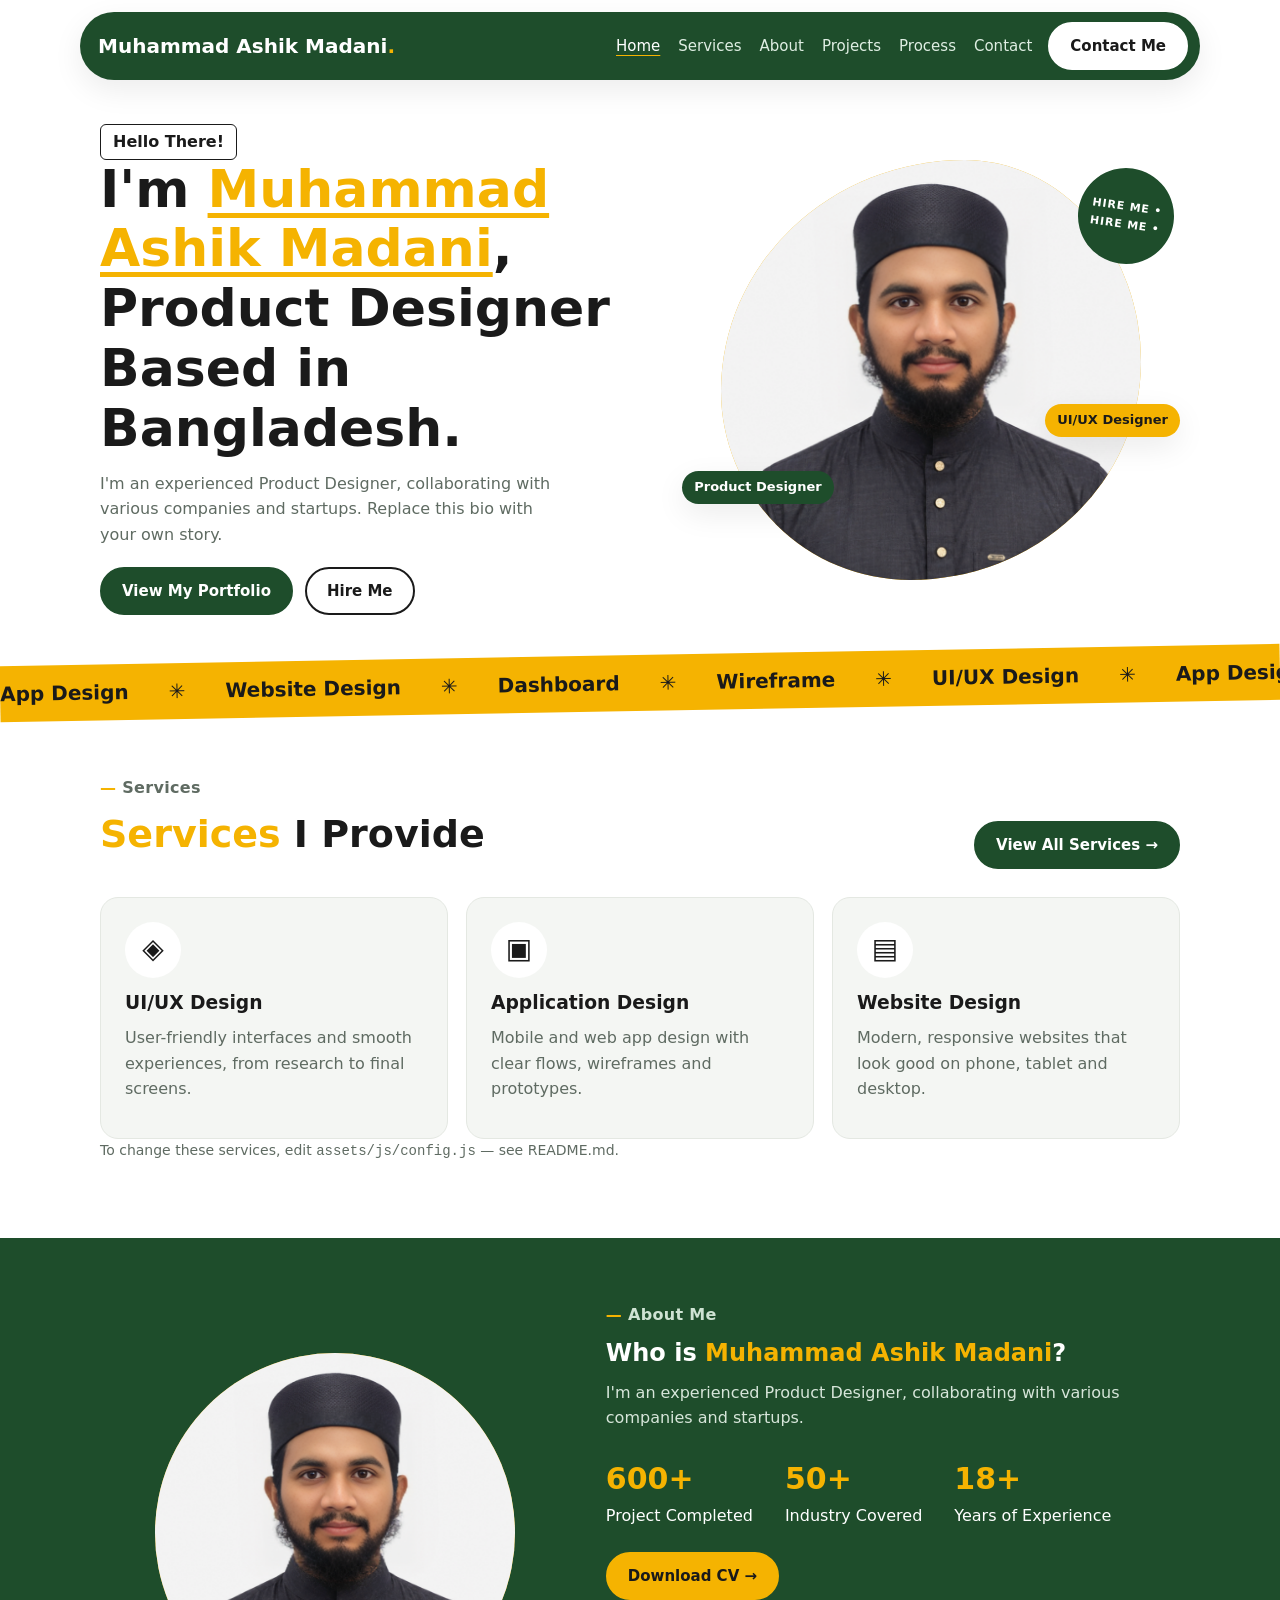
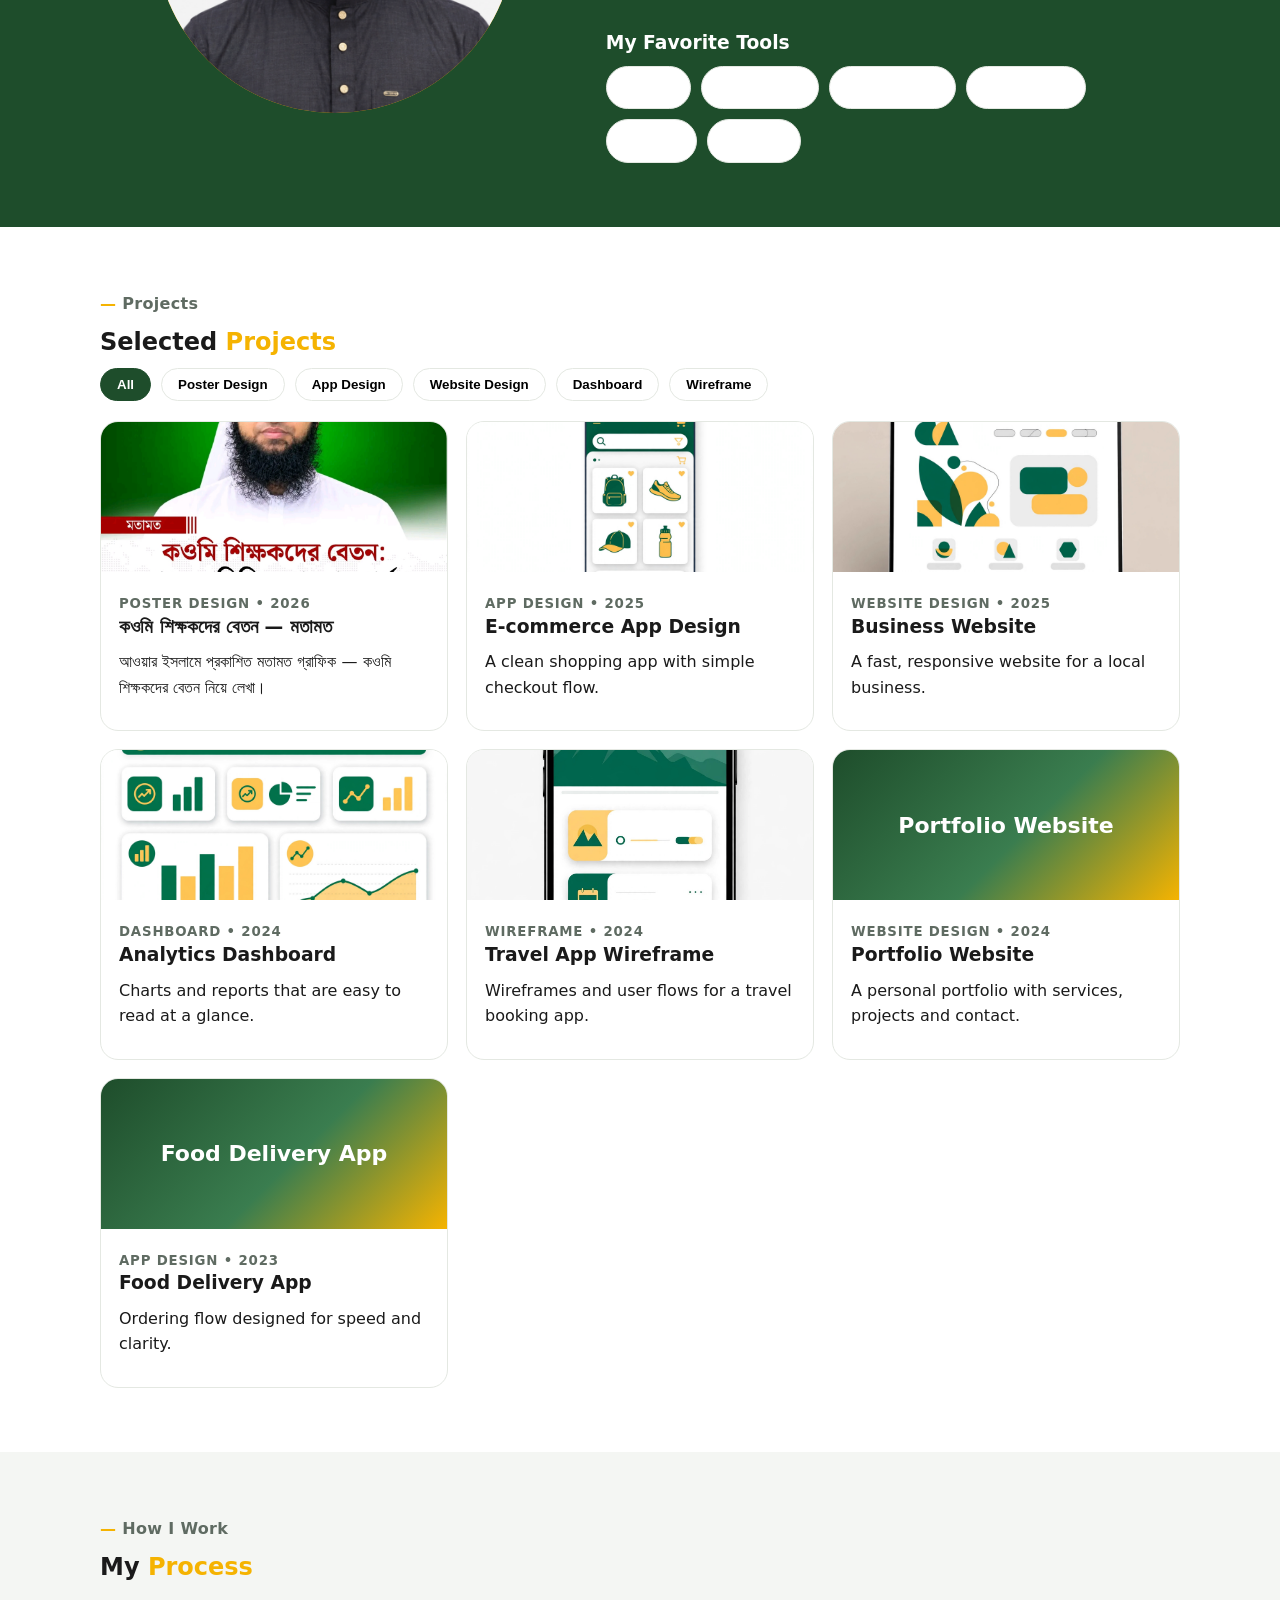
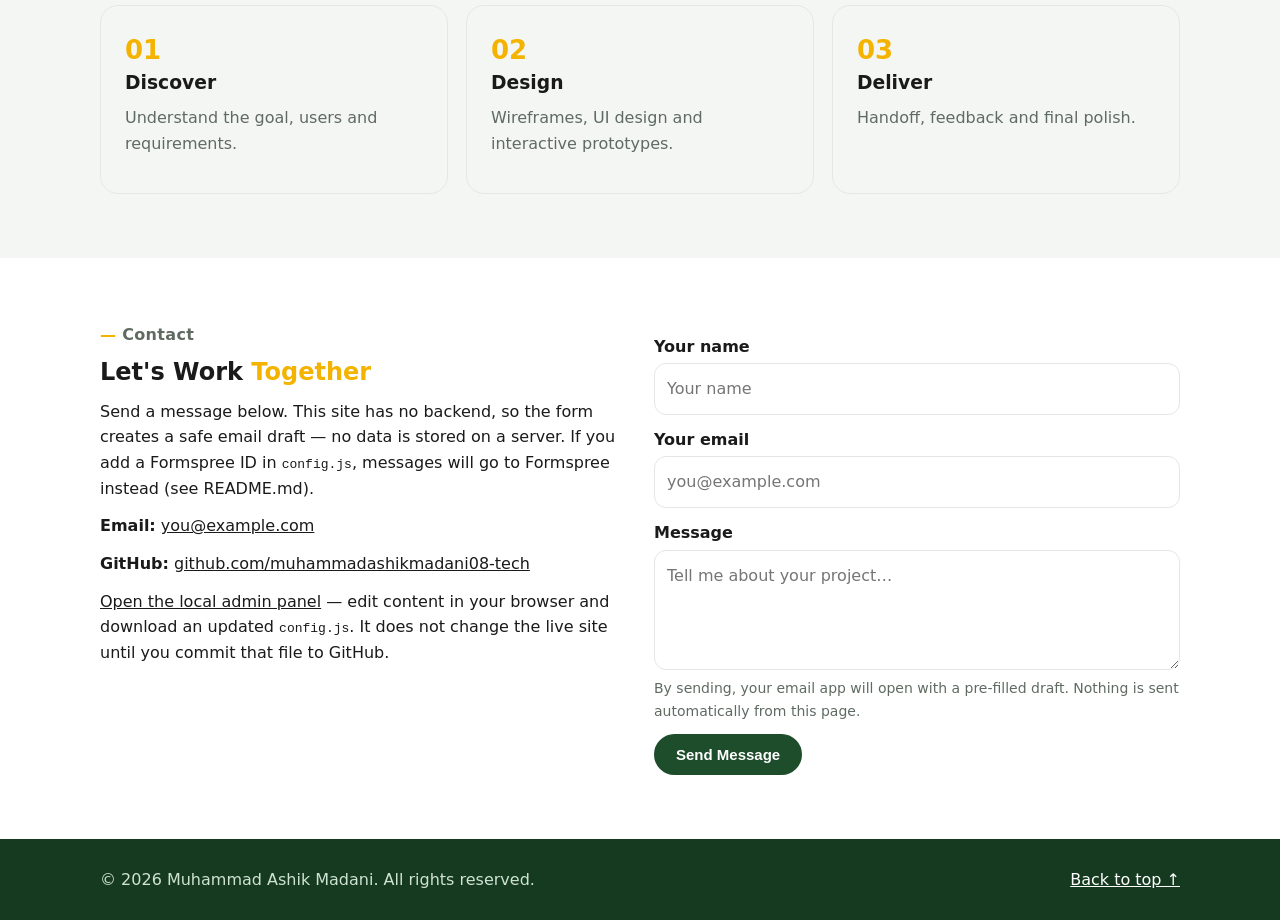
<file: index.html>
<!DOCTYPE html>
<html lang="en">
<head>
  <meta charset="UTF-8">
  <meta name="viewport" content="width=device-width, initial-scale=1.0">
  <title>Muhammad Ashik Madani — Portfolio</title>
  <meta name="description" content="Personal portfolio of Muhammad Ashik Madani — services, projects and contact.">
  <!-- No API keys or secrets are used on this page. All editable text lives in assets/js/config.js -->
  <link rel="icon" href="assets/images/favicon.svg" type="image/svg+xml">
  <link rel="stylesheet" href="assets/css/style.css">
</head>
<body>

<header class="site-header">
  <nav class="nav" aria-label="Main navigation">
    <a class="logo" href="#home"><span data-site-name>Muhammad Ashik Madani</span><span class="dot">.</span></a>
    <button id="menu-btn" class="menu-btn" type="button" aria-label="Open menu">Menu ☰</button>
    <div id="nav-links" class="nav-links">
      <a href="#home" class="active">Home</a>
      <a href="#services">Services</a>
      <a href="#about">About</a>
      <a href="#projects">Projects</a>
      <a href="#process">Process</a>
      <a href="#contact">Contact</a>
    </div>
    <a class="btn btn-light" href="#contact">Contact Me</a>
  </nav>
</header>

<main>
  <section class="hero" id="home">
    <div class="wrap hero-grid">
      <div>
        <span class="hello-tag" data-site-tagline>Hello There!</span>
        <h1>I'm <span class="name" data-site-name>Muhammad Ashik Madani</span>,<br>
          <span data-site-role>Product Designer</span><br>
          Based in <span data-site-location>Bangladesh</span>.</h1>
        <p class="lead" data-site-bio>I'm an experienced Product Designer, collaborating with various companies and startups.</p>
        <div class="hero-actions">
          <a class="btn" href="#projects">View My Portfolio</a>
          <a class="btn btn-outline" href="#contact">Hire Me</a>
        </div>
      </div>
      <div class="hero-photo">
        <div class="blob">
          <img src="assets/images/profile-photo.png" alt="Portrait photo of Muhammad Ashik Madani" width="860" height="1012" fetchpriority="high">
        </div>
        <div class="badge-rotate">Hire Me • Hire Me •</div>
        <span class="tag-pill tag-1">UI/UX Designer</span>
        <span class="tag-pill tag-2">Product Designer</span>
      </div>
    </div>
  </section>

  <div class="marquee" aria-hidden="true"><div class="marquee-track" id="marquee-track"></div></div>

  <section id="services">
    <div class="wrap">
      <div class="section-head">
        <div>
          <p class="eyebrow">Services</p>
          <h2><span class="accent">Services</span> I Provide</h2>
        </div>
        <a class="btn" href="#contact">View All Services →</a>
      </div>
      <div class="cards" id="services-grid"></div>
      <p class="form-note">To change these services, edit <code>assets/js/config.js</code> — see README.md.</p>
    </div>
  </section>

  <section class="about" id="about">
    <div class="wrap about-grid">
      <div class="about-photo">
        <img src="assets/images/profile-photo.png" alt="Portrait photo of Muhammad Ashik Madani" width="860" height="1012" loading="lazy">
      </div>
      <div>
        <p class="eyebrow">About Me</p>
        <h2>Who is <span class="accent" data-site-name>Muhammad Ashik Madani</span>?</h2>
        <p data-site-bio>I'm an experienced Product Designer, collaborating with various companies and startups.</p>
        <div class="stats" id="stats"></div>
        <div class="hero-actions">
          <a class="btn btn-yellow" href="#contact">Download CV →</a>
        </div>
        <h3 style="margin-top:32px">My Favorite Tools</h3>
        <div class="tools" id="tools"></div>
      </div>
    </div>
  </section>

  <section id="projects">
    <div class="wrap">
      <p class="eyebrow">Projects</p>
      <h2>Selected <span class="accent">Projects</span></h2>
      <div class="filters" id="project-filters" aria-label="Filter projects"></div>
      <div class="cards" id="projects-grid"></div>
    </div>
  </section>

  <section id="process" style="background:var(--bg-soft)">
    <div class="wrap">
      <p class="eyebrow">How I Work</p>
      <h2>My <span class="accent">Process</span></h2>
      <div class="process" id="process-grid" style="margin-top:24px"></div>
    </div>
  </section>

  <section id="contact">
    <div class="wrap contact-grid">
      <div>
        <p class="eyebrow">Contact</p>
        <h2>Let's Work <span class="accent">Together</span></h2>
        <p>Send a message below. This site has no backend, so the form creates a safe email draft — no data is stored on a server. If you add a Formspree ID in <code>config.js</code>, messages will go to Formspree instead (see README.md).</p>
        <p><strong>Email:</strong> <a data-email-link href="mailto:you@example.com"><span data-site-email>you@example.com</span></a></p>
        <p><strong>GitHub:</strong> <a data-github-link href="https://github.com/muhammadashikmadani08-tech" target="_blank" rel="noopener">github.com/muhammadashikmadani08-tech</a></p>
        <p><a data-facebook-link href="#" target="_blank" rel="noopener">Facebook profile</a></p>
        <p><a href="admin/">Open the local admin panel</a> — edit content in your browser and download an updated <code>config.js</code>. It does not change the live site until you commit that file to GitHub.</p>
      </div>
      <form id="contact-form" novalidate>
        <label for="f-name">Your name</label>
        <input id="f-name" name="name" type="text" required minlength="2" maxlength="80" autocomplete="name" placeholder="Your name">
        <label for="f-email">Your email</label>
        <input id="f-email" name="email" type="email" required maxlength="120" autocomplete="email" placeholder="you@example.com">
        <label for="f-message">Message</label>
        <textarea id="f-message" name="message" required minlength="10" maxlength="2000" placeholder="Tell me about your project…"></textarea>
        <p class="form-note">By sending, your email app will open with a pre-filled draft. Nothing is sent automatically from this page.</p>
        <button class="btn" type="submit">Send Message</button>
        <div class="form-result" id="form-result" hidden></div>
        <button class="btn btn-outline" id="copy-message-btn" type="button" hidden style="margin-top:12px">Copy Message</button>
      </form>
    </div>
  </section>
</main>

<footer>
  <div class="wrap">
    <span>© <span data-year>2026</span> <span data-site-name>Muhammad Ashik Madani</span>. All rights reserved.</span>
    <a href="#home">Back to top ↑</a>
  </div>
</footer>

<script src="assets/js/config.js"></script>
<script src="assets/js/script.js"></script>
</body>
</html>
</file>
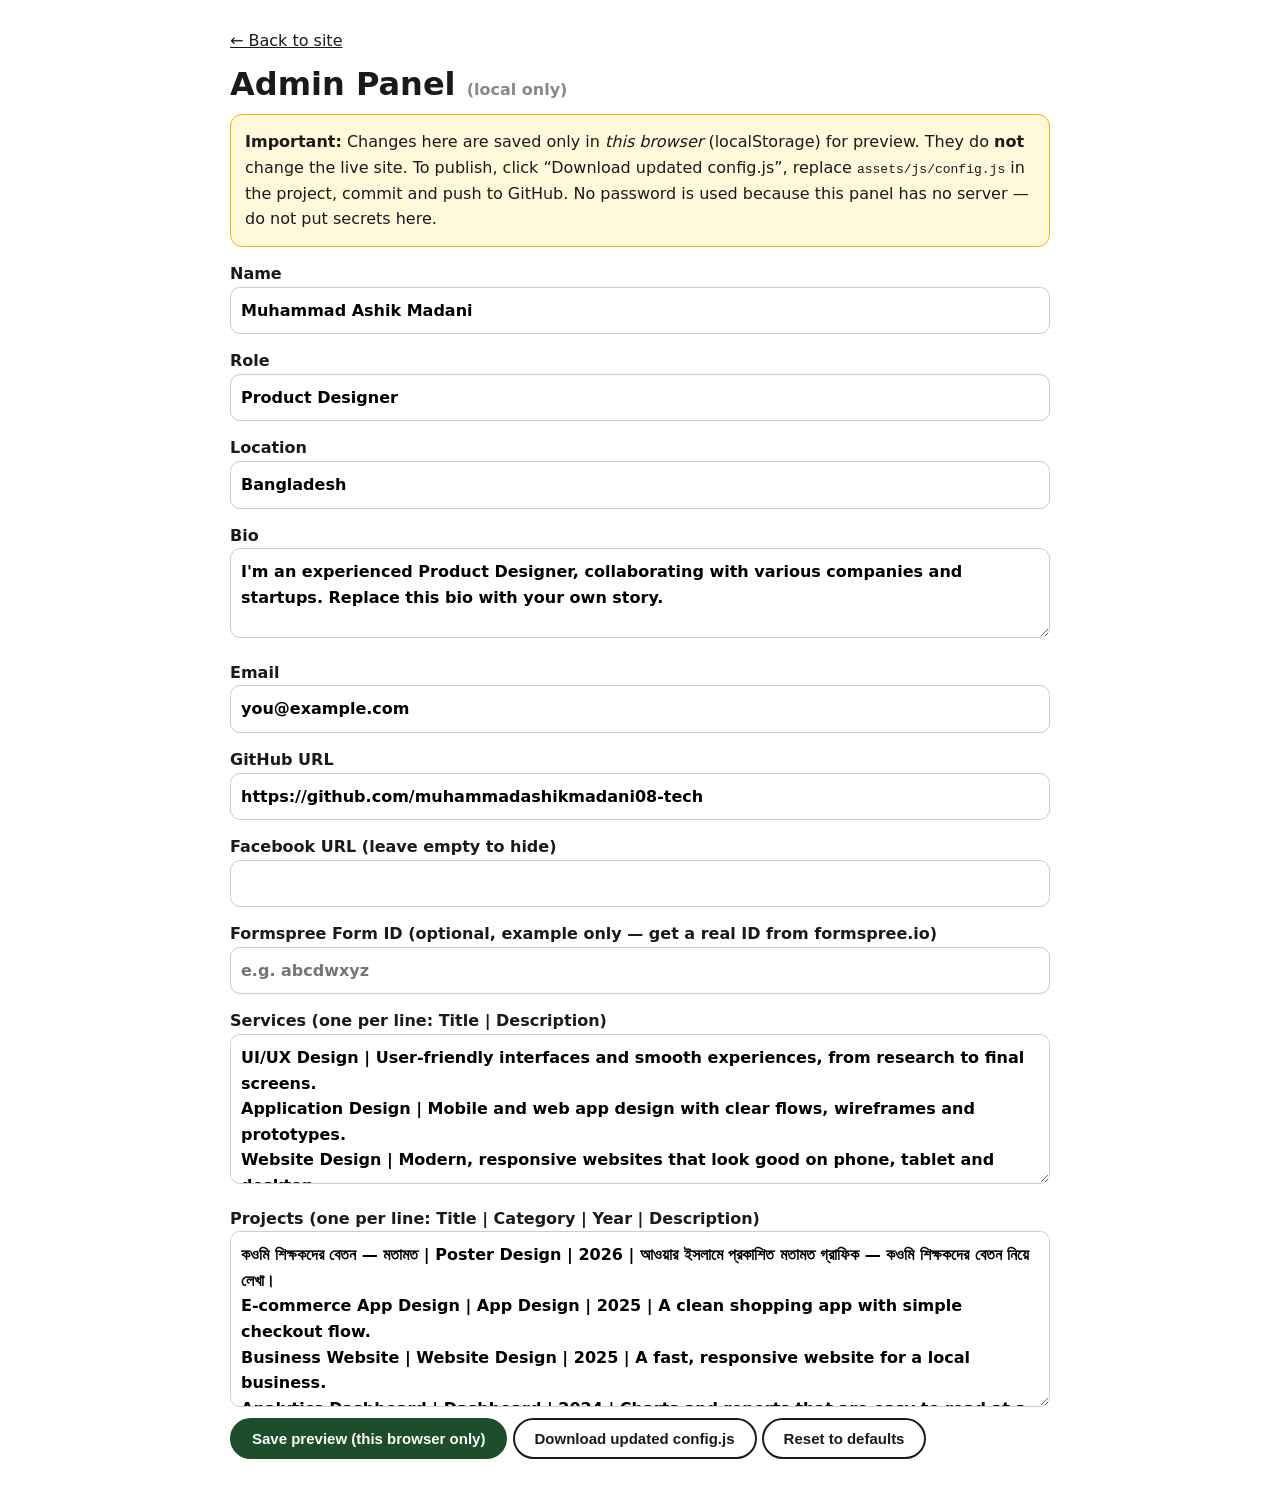
<file: admin/index.html>
<!DOCTYPE html>
<html lang="en">
<head>
<meta charset="UTF-8">
<meta name="viewport" content="width=device-width, initial-scale=1.0">
<title>Admin Panel — Portfolio</title>
<link rel="stylesheet" href="../assets/css/style.css">
<style>
.admin{max-width:860px;margin:0 auto;padding:28px 20px}
.admin label{display:block;font-weight:700;margin:14px 0 4px}
.admin input,.admin textarea{width:100%;padding:10px;border:1px solid #ccc;border-radius:10px;font:inherit}
.admin textarea{min-height:90px}
.notice{background:#fff8db;border:1px solid #f5b301;border-radius:12px;padding:14px}
</style>
</head>
<body>
<main class="admin">
  <p><a href="../">← Back to site</a></p>
  <h1>Admin Panel <span style="color:#888;font-size:16px">(local only)</span></h1>
  <p class="notice"><strong>Important:</strong> Changes here are saved only in <em>this browser</em> (localStorage) for preview. They do <strong>not</strong> change the live site. To publish, click “Download updated config.js”, replace <code>assets/js/config.js</code> in the project, commit and push to GitHub. No password is used because this panel has no server — do not put secrets here.</p>
  <form id="admin-form">
    <label>Name <input name="name" type="text"></label>
    <label>Role <input name="role" type="text"></label>
    <label>Location <input name="location" type="text"></label>
    <label>Bio <textarea name="bio"></textarea></label>
    <label>Email <input name="email" type="email"></label>
    <label>GitHub URL <input name="github" type="url"></label>
    <label>Facebook URL (leave empty to hide) <input name="facebook" type="url"></label>
    <label>Formspree Form ID (optional, example only — get a real ID from formspree.io) <input name="formspreeFormId" type="text" placeholder="e.g. abcdwxyz"></label>
    <label>Services (one per line: Title | Description) <textarea name="servicesText" rows="5"></textarea></label>
    <label>Projects (one per line: Title | Category | Year | Description) <textarea name="projectsText" rows="6"></textarea></label>
    <button class="btn" type="submit">Save preview (this browser only)</button>
    <button class="btn btn-outline" id="download-btn" type="button">Download updated config.js</button>
    <button class="btn btn-outline" id="reset-btn" type="button">Reset to defaults</button>
  </form>
  <p id="saved-note" hidden>Saved for preview in this browser.</p>
</main>
<script src="../assets/js/config.js"></script>
<script>
(function(){
  var KEY="portfolio-admin-config-v1";
  var form=document.getElementById("admin-form");
  function getCfg(){ try{ var s=localStorage.getItem(KEY); if(s) return JSON.parse(s); }catch(e){} return window.SITE_CONFIG||{}; }
  function fill(cfg){
    form.name.value=cfg.name||""; form.role.value=cfg.role||""; form.location.value=cfg.location||"";
    form.bio.value=cfg.bio||""; form.email.value=cfg.email||""; form.github.value=cfg.github||"";
    form.facebook.value=cfg.facebook||""; form.formspreeFormId.value=cfg.formspreeFormId||"";
    form.servicesText.value=(cfg.services||[]).map(function(s){return s.title+" | "+s.description;}).join("\n");
    form.projectsText.value=(cfg.projects||[]).map(function(p){return p.title+" | "+p.category+" | "+(p.year||"")+" | "+p.description;}).join("\n");
  }
  fill(getCfg());
  form.addEventListener("submit",function(e){
    e.preventDefault();
    var cfg=getCfg();
    cfg.name=form.name.value.trim(); cfg.role=form.role.value.trim(); cfg.location=form.location.value.trim();
    cfg.bio=form.bio.value.trim(); cfg.email=form.email.value.trim(); cfg.github=form.github.value.trim();
    cfg.facebook=form.facebook.value.trim(); cfg.formspreeFormId=form.formspreeFormId.value.trim();
    cfg.services=form.servicesText.value.split("\n").filter(Boolean).map(function(line){var p=line.split("|");return {title:(p[0]||"").trim(),description:(p[1]||"").trim(),icon:"✦"};});
    cfg.projects=form.projectsText.value.split("\n").filter(Boolean).map(function(line){var p=line.split("|");return {title:(p[0]||"").trim(),category:(p[1]||"").trim(),year:(p[2]||"").trim(),description:(p[3]||"").trim()};});
    localStorage.setItem(KEY,JSON.stringify(cfg));
    document.getElementById("saved-note").hidden=false;
  });
  document.getElementById("download-btn").addEventListener("click",function(){
    var cfg=getCfg();
    var out="const SITE_CONFIG = "+JSON.stringify(cfg,null,2)+";\nif (typeof window !== 'undefined') window.SITE_CONFIG = SITE_CONFIG;\n";
    var blob=new Blob([out],{type:"text/javascript"});
    var a=document.createElement("a"); a.href=URL.createObjectURL(blob); a.download="config.js"; a.click(); URL.revokeObjectURL(a.href);
  });
  document.getElementById("reset-btn").addEventListener("click",function(){ localStorage.removeItem(KEY); fill(window.SITE_CONFIG||{}); });
})();
</script>
</body>
</html>
</file>
<file: assets/css/style.css>
/* Portfolio — Muhammad Ashik Madani
   Plain CSS, no framework, no build step.
   Colours match the reference design: deep green + yellow. */

:root {
  --green: #1e4d2b;
  --green-dark: #163a20;
  --yellow: #f5b301;
  --yellow-soft: #ffc93c;
  --ink: #1a1a1a;
  --muted: #5f6b62;
  --bg: #ffffff;
  --bg-soft: #f4f6f3;
  --border: #e4e8e2;
  --radius: 18px;
  --max: 1120px;
  --shadow: 0 10px 30px rgba(0, 0, 0, 0.08);
}

* { box-sizing: border-box; }
html { scroll-behavior: smooth; }
body {
  margin: 0;
  font-family: system-ui, -apple-system, "Segoe UI", Roboto, Arial, sans-serif;
  color: var(--ink);
  background: var(--bg);
  line-height: 1.6;
}
img { max-width: 100%; display: block; }
a { color: inherit; }
.wrap { max-width: var(--max); margin: 0 auto; padding: 0 20px; }
h1, h2, h3 { line-height: 1.15; margin: 0 0 12px; }
p { margin: 0 0 12px; }
.accent { color: var(--yellow); }
.eyebrow { color: var(--muted); font-weight: 600; letter-spacing: 0.02em; }
.eyebrow::before { content: "— "; color: var(--yellow); }

/* ---------- Header / nav ---------- */
.site-header { position: sticky; top: 12px; z-index: 50; padding: 0 12px; }
.nav {
  max-width: var(--max);
  margin: 0 auto;
  background: var(--green);
  color: #fff;
  border-radius: 999px;
  display: flex;
  align-items: center;
  gap: 16px;
  padding: 10px 12px 10px 18px;
  box-shadow: var(--shadow);
}
.logo { font-weight: 800; font-size: 20px; text-decoration: none; white-space: nowrap; }
.logo .dot { color: var(--yellow); }
.nav-links { display: flex; gap: 18px; margin-left: auto; }
.nav-links a { color: #dfeee3; text-decoration: none; font-size: 15px; }
.nav-links a:hover, .nav-links a.active { color: #fff; text-decoration: underline; text-decoration-color: var(--yellow); text-underline-offset: 4px; }
.btn {
  display: inline-block;
  background: var(--green);
  color: #fff;
  border: 2px solid var(--green);
  border-radius: 999px;
  padding: 10px 20px;
  font-weight: 700;
  text-decoration: none;
  cursor: pointer;
  font-size: 15px;
}
.btn:hover { background: var(--green-dark); }
.btn-light { background: #fff; color: var(--ink); border-color: #fff; }
.btn-outline { background: transparent; color: var(--ink); border-color: var(--ink); }
.btn-yellow { background: var(--yellow); color: var(--ink); border-color: var(--yellow); }
.menu-btn { display: none; margin-left: auto; background: #fff; color: var(--ink); border: 0; border-radius: 999px; padding: 8px 14px; font-weight: 700; cursor: pointer; }

/* ---------- Hero ---------- */
.hero { padding: 56px 0 40px; }
.hero-grid { display: grid; grid-template-columns: 1.05fr 0.95fr; gap: 32px; align-items: center; }
.hello-tag {
  display: inline-block;
  border: 1px solid var(--ink);
  border-radius: 6px;
  padding: 4px 12px;
  font-weight: 600;
  background: #fff;
}
.hero h1 { font-size: clamp(34px, 5vw, 52px); }
.hero h1 .name { color: var(--yellow); text-decoration: underline; text-underline-offset: 6px; }
.hero p.lead { color: var(--muted); max-width: 46ch; }
.hero-actions { display: flex; gap: 12px; flex-wrap: wrap; margin-top: 20px; }
.hero-photo { position: relative; display: flex; justify-content: center; }
.blob {
  width: min(420px, 100%);
  aspect-ratio: 1 / 1;
  border-radius: 58% 42% 55% 45% / 55% 48% 52% 45%;
  background: var(--yellow);
  overflow: hidden;
  display: flex;
  align-items: flex-end;
  justify-content: center;
}
.blob img { width: 100%; height: 100%; object-fit: cover; object-position: center 15%; }
.badge-rotate {
  position: absolute; top: 8px; right: 6px;
  width: 96px; height: 96px; border-radius: 50%;
  background: var(--green); color: #fff;
  display: grid; place-items: center; text-align: center;
  font-size: 11px; font-weight: 800; letter-spacing: 0.08em; text-transform: uppercase;
  transform: rotate(8deg);
}
.tag-pill {
  position: absolute; background: var(--yellow); color: var(--ink);
  font-weight: 700; font-size: 13px; padding: 6px 12px; border-radius: 999px;
  box-shadow: var(--shadow);
}
.tag-1 { right: 0; bottom: 34%; }
.tag-2 { left: 0; bottom: 18%; background: var(--green); color: #fff; }

/* ---------- Marquee ---------- */
.marquee { background: var(--yellow); overflow: hidden; padding: 12px 0; transform: rotate(-1deg); }
.marquee-track { display: flex; gap: 40px; white-space: nowrap; font-weight: 800; font-size: 20px; width: max-content; animation: scroll 18s linear infinite; }
@keyframes scroll { from { transform: translateX(0); } to { transform: translateX(-50%); } }

/* ---------- Sections ---------- */
section { padding: 64px 0; }
.section-head { display: flex; justify-content: space-between; align-items: end; gap: 16px; flex-wrap: wrap; margin-bottom: 28px; }
.section-head h2 { font-size: clamp(28px, 4vw, 38px); }
.cards { display: grid; grid-template-columns: repeat(3, 1fr); gap: 18px; }
.card { background: var(--bg-soft); border: 1px solid var(--border); border-radius: var(--radius); padding: 24px; }
.card .icon { font-size: 28px; background: #fff; border-radius: 50%; width: 56px; height: 56px; display: grid; place-items: center; margin-bottom: 14px; }
.card p { color: var(--muted); }
.card a { font-weight: 700; color: var(--green); text-decoration: none; }

.about { background: var(--green); color: #fff; }
.about .eyebrow { color: #cfe3d3; }
.about-grid { display: grid; grid-template-columns: 0.9fr 1.1fr; gap: 36px; align-items: center; }
.about-photo { width: min(360px, 100%); aspect-ratio: 1; border-radius: 50%; background: var(--yellow); overflow: hidden; margin: 0 auto; }
.about-photo img { width: 100%; height: 100%; object-fit: cover; object-position: center 15%; }
.about p { color: #d7e6da; }
.stats { display: flex; gap: 32px; flex-wrap: wrap; margin: 24px 0; }
.stat b { display: block; font-size: 30px; color: var(--yellow); }
.tools { display: flex; gap: 10px; flex-wrap: wrap; }
.tool { border: 1px solid var(--border); border-radius: 999px; padding: 8px 14px; background: #fff; font-weight: 600; }

.filters { display: flex; gap: 10px; flex-wrap: wrap; margin-bottom: 20px; }
.filter-btn { border: 1px solid var(--border); background: #fff; border-radius: 999px; padding: 8px 16px; cursor: pointer; font-weight: 600; }
.filter-btn.active, .filter-btn:hover { background: var(--green); color: #fff; border-color: var(--green); }
.project-card { background: #fff; border: 1px solid var(--border); border-radius: var(--radius); overflow: hidden; }
.project-thumb { height: 150px; background: linear-gradient(135deg, var(--green), #3a7d4f 55%, var(--yellow)); display: grid; place-items: center; color: #fff; font-weight: 800; font-size: 22px; padding: 16px; text-align: center; }
.project-thumb.has-img { padding: 0; }
.project-thumb img { width: 100%; height: 150px; object-fit: cover; display: block; }
.project-body { padding: 18px; }
.project-body small { color: var(--muted); font-weight: 700; text-transform: uppercase; letter-spacing: 0.06em; }

.process { display: grid; grid-template-columns: repeat(3, 1fr); gap: 18px; }
.process .card b.step { color: var(--yellow); font-size: 26px; }

/* ---------- Contact / footer ---------- */
.contact-grid { display: grid; grid-template-columns: 1fr 1fr; gap: 28px; }
form label { display: block; font-weight: 600; margin: 12px 0 4px; }
form input, form textarea {
  width: 100%; padding: 12px; border: 1px solid var(--border); border-radius: 12px; font: inherit;
}
form textarea { min-height: 120px; resize: vertical; }
.form-note { color: var(--muted); font-size: 14px; }
.form-result { background: var(--bg-soft); border: 1px solid var(--border); border-radius: 12px; padding: 16px; margin-top: 16px; white-space: pre-wrap; word-break: break-word; }
[hidden] { display: none !important; }
footer { background: var(--green-dark); color: #cfe3d3; padding: 28px 0; }
footer .wrap { display: flex; justify-content: space-between; gap: 12px; flex-wrap: wrap; }
footer a { color: #fff; }

/* ---------- Responsive ---------- */
@media (max-width: 820px) {
  .hero-grid, .about-grid, .contact-grid { grid-template-columns: 1fr; }
  .cards, .process { grid-template-columns: 1fr; }
  .nav-links {
    display: none; position: absolute; top: 64px; left: 12px; right: 12px;
    background: var(--green); border-radius: 16px; padding: 16px; flex-direction: column;
  }
  .nav-links.open { display: flex; }
  .menu-btn { display: block; }
  .site-header .btn { display: none; }
  .badge-rotate { width: 76px; height: 76px; }
}
@media (prefers-reduced-motion: reduce) {
  html { scroll-behavior: auto; }
  .marquee-track { animation: none; }
}
</file>
